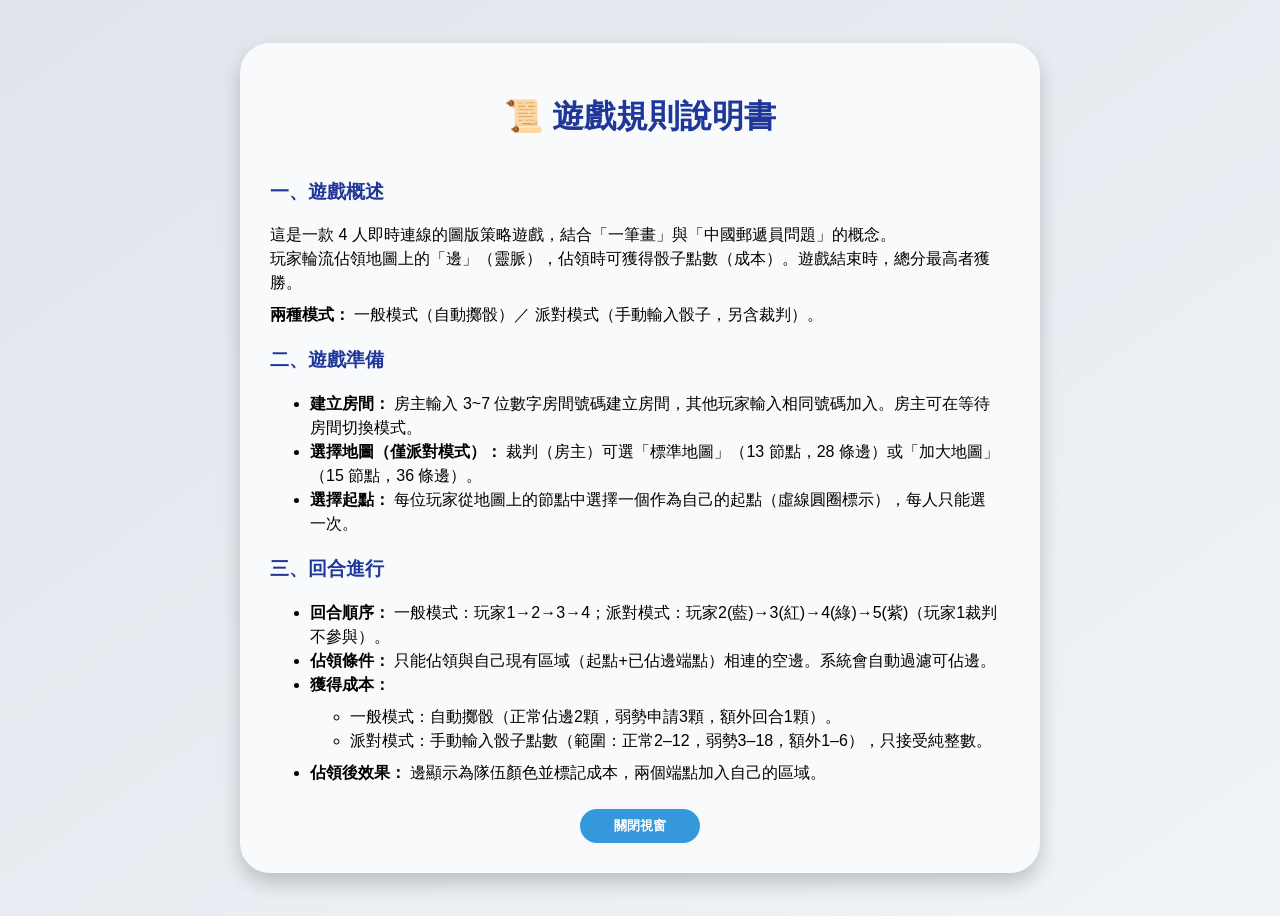
<file: rule.html>
<!DOCTYPE html>
<html lang="zh-TW">
<head>
    <meta charset="UTF-8">
    <meta name="viewport" content="width=device-width, initial-scale=1.0">
    <title>遊戲規則 - 圖途論戰</title>
    <style>
        * {
            box-sizing: border-box;
            font-family: 'Segoe UI', Roboto, 'Helvetica Neue', sans-serif;
        }
        body {
            background: linear-gradient(145deg, #e0e5ec 0%, #f0f4f8 100%);
            padding: 20px;
            display: flex;
            justify-content: center;
            align-items: center;
            min-height: 100vh;
        }
        .rules-container {
            max-width: 800px;
            background: #f8fafc;
            border-radius: 30px;
            padding: 30px;
            box-shadow: 0 10px 20px rgba(0,0,0,0.2);
        }
        h1 {
            text-align: center;
            color: #1e3799;
            margin-bottom: 20px;
        }
        .rules-scroll {
            max-height: 70vh;
            overflow-y: auto;
            padding-right: 10px;
        }
        h3 {
            color: #1e3799;
            margin-top: 20px;
        }
        p, ul {
            font-size: 1rem;
            line-height: 1.5;
            margin: 8px 0;
        }
        .close-btn {
            display: block;
            width: 120px;
            margin: 20px auto 0;
            padding: 8px 16px;
            background: #3498db;
            color: white;
            border: none;
            border-radius: 30px;
            cursor: pointer;
            text-align: center;
            font-weight: bold;
        }
        .close-btn:hover {
            background: #2980b9;
        }
    </style>
</head>
<body>
    <div class="rules-container">
        <h1>📜 遊戲規則說明書</h1>
        <div class="rules-scroll">
            <h3>一、遊戲概述</h3>
            <p>這是一款 4 人即時連線的圖版策略遊戲，結合「一筆畫」與「中國郵遞員問題」的概念。<br>
            玩家輪流佔領地圖上的「邊」（靈脈），佔領時可獲得骰子點數（成本）。遊戲結束時，總分最高者獲勝。</p>
            <p><strong>兩種模式：</strong> 一般模式（自動擲骰）／ 派對模式（手動輸入骰子，另含裁判）。</p>

            <h3>二、遊戲準備</h3>
            <ul>
                <li><strong>建立房間：</strong> 房主輸入 3~7 位數字房間號碼建立房間，其他玩家輸入相同號碼加入。房主可在等待房間切換模式。</li>
                <li><strong>選擇地圖（僅派對模式）：</strong> 裁判（房主）可選「標準地圖」（13 節點，28 條邊）或「加大地圖」（15 節點，36 條邊）。</li>
                <li><strong>選擇起點：</strong> 每位玩家從地圖上的節點中選擇一個作為自己的起點（虛線圓圈標示），每人只能選一次。</li>
            </ul>

            <h3>三、回合進行</h3>
            <ul>
                <li><strong>回合順序：</strong> 一般模式：玩家1→2→3→4；派對模式：玩家2(藍)→3(紅)→4(綠)→5(紫)（玩家1裁判不參與）。</li>
                <li><strong>佔領條件：</strong> 只能佔領與自己現有區域（起點+已佔邊端點）相連的空邊。系統會自動過濾可佔邊。</li>
                <li><strong>獲得成本：</strong>
                    <ul>
                        <li>一般模式：自動擲骰（正常佔邊2顆，弱勢申請3顆，額外回合1顆）。</li>
                        <li>派對模式：手動輸入骰子點數（範圍：正常2–12，弱勢3–18，額外1–6），只接受純整數。</li>
                    </ul>
                </li>
                <li><strong>佔領後效果：</strong> 邊顯示為隊伍顏色並標記成本，兩個端點加入自己的區域。</li>
            </ul>

            <h3>四、弱勢方逆襲機制（盟約宣誓）</h3>
            <ul>
                <li><strong>觸發條件：</strong> 輪到你時沒有任何可佔領的邊，自動進入弱勢申請階段。</li>
                <li><strong>申請規則：</strong> 可向與自己相鄰的強勢方邊提出申請，但該邊不能是「橋」（會使對方圖形分裂），且同一回合內同一條邊只能被申請一次。</li>
                <li><strong>結果：</strong> 弱勢方獲得該邊並擲骰；被佔方獲得一次額外回合（擲1顆骰子）；額外回合結束後恢復正常順序。</li>
            </ul>

            <h3>五、遊戲結束與結算</h3>
            <ul>
                <li>所有邊被佔滿後遊戲結束。</li>
                <li>結算畫面顯示每位玩家的佔領邊數、總成本，並繪製自己佔領的圖形。</li>
                <li>派對模式額外顯示「邊成本列表」：一般玩家只看自己的邊；裁判看所有邊（含隊伍名稱）。</li>
            </ul>

            <h3>六、派對模式專屬功能（裁判）</h3>
            <ul>
                <li>裁判擁有全局視野，畫面顯示回合彩色圓圈。</li>
                <li>裁判可點擊「返回上一步」回滾到上次行動，讓該玩家重新選擇邊與輸入成本。</li>
            </ul>

            <h3>七、其他規則</h3>
            <ul>
                <li>顏色對應固定：一般模式玩家1藍、2紅、3綠、4紫；派對模式玩家1裁判、2藍、3紅、4綠、5紫。</li>
                <li>地圖差異：標準版13節點28邊，加大版15節點36邊（新增N、O及8條邊）。</li>
                <li>房間若無任何玩家且超過5分鐘無活動，自動刪除。</li>
            </ul>

            <h3>八、勝利條件</h3>
            <p>總成本最高者獲勝；同分則佔邊數多者勝；仍相同則並列冠軍。</p>
        </div>
        <button class="close-btn" onclick="window.close()">關閉視窗</button>
    </div>
</body>
</html>
</file>
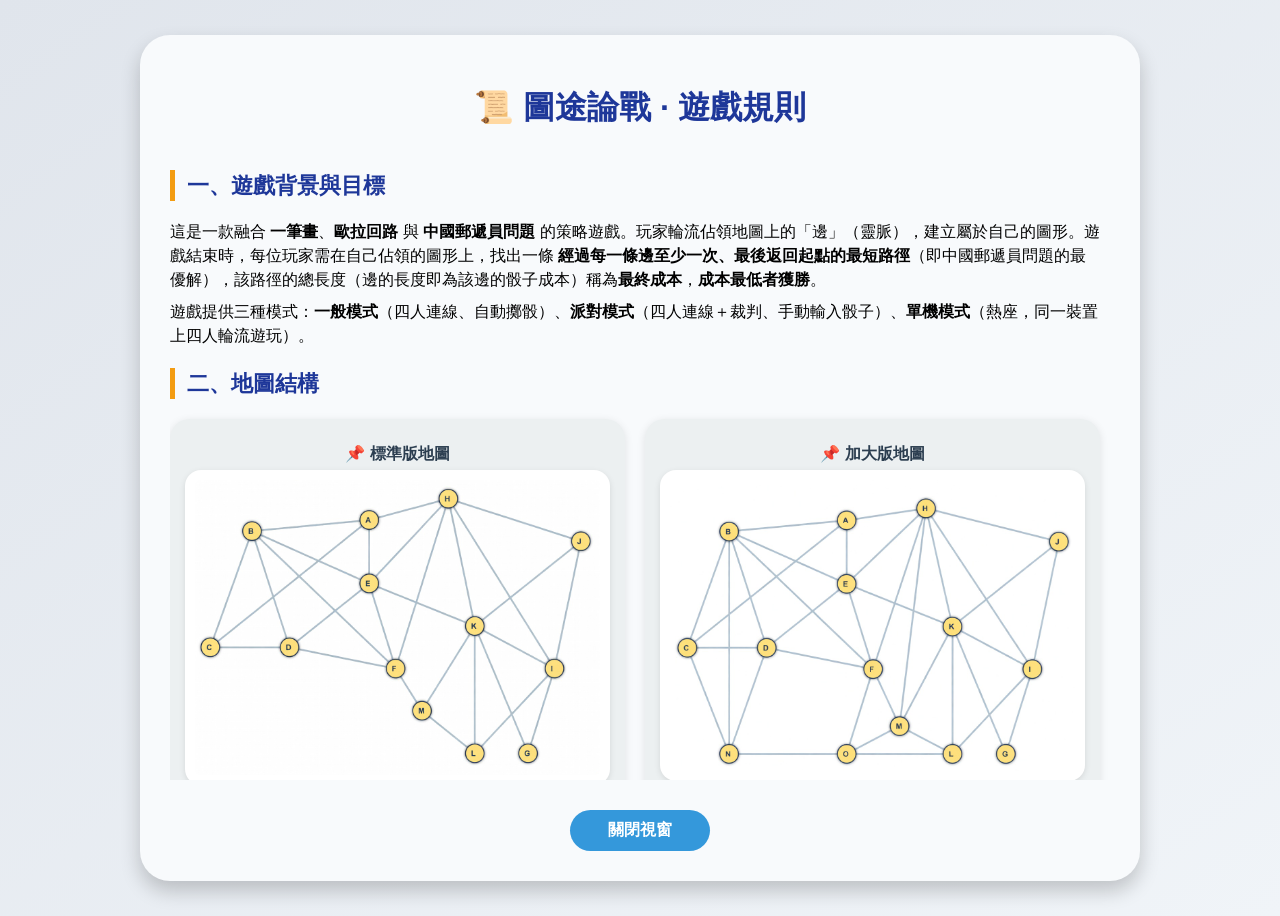
<file: rules.html>
<!DOCTYPE html>
<html lang="zh-TW">
<head>
    <meta charset="UTF-8">
    <meta name="viewport" content="width=device-width, initial-scale=1.0">
    <title>遊戲規則 - 圖途論戰 Graph Rivals</title>
    <style>
        * {
            box-sizing: border-box;
            font-family: 'Segoe UI', Roboto, 'Helvetica Neue', sans-serif;
        }
        body {
            background: linear-gradient(145deg, #e0e5ec 0%, #f0f4f8 100%);
            padding: 20px;
            display: flex;
            justify-content: center;
            align-items: center;
            min-height: 100vh;
        }
        .rules-container {
            max-width: 1000px;
            background: #f8fafc;
            border-radius: 30px;
            padding: 30px;
            box-shadow: 0 10px 20px rgba(0,0,0,0.2);
        }
        h1 {
            text-align: center;
            color: #1e3799;
            margin-bottom: 20px;
        }
        .rules-scroll {
            max-height: 70vh;
            overflow-y: auto;
            padding-right: 10px;
        }
        h2 {
            color: #1e3799;
            margin-top: 20px;
            font-size: 1.4rem;
            border-left: 5px solid #f39c12;
            padding-left: 12px;
        }
        h3 {
            color: #2c3e50;
            margin-top: 15px;
        }
        p, li {
            font-size: 1rem;
            line-height: 1.5;
            margin: 8px 0;
        }
        ul, ol {
            margin: 8px 0 8px 20px;
        }
        .highlight {
            background: #f1c40f20;
            padding: 2px 6px;
            border-radius: 12px;
            font-weight: bold;
            color: #e67e22;
        }
        .note {
            background: #ecf0f1;
            padding: 12px;
            border-radius: 20px;
            margin: 15px 0;
            border-left: 4px solid #e74c3c;
        }
        .map-container {
            display: flex;
            flex-wrap: wrap;
            justify-content: space-around;
            gap: 20px;
            margin: 20px 0;
        }
        .map-card {
            flex: 1;
            min-width: 250px;
            background: #ecf0f1;
            border-radius: 20px;
            padding: 15px;
            text-align: center;
            box-shadow: 0 2px 8px rgba(0,0,0,0.1);
        }
        .map-card img {
            max-width: 100%;
            height: auto;
            border-radius: 16px;
            background: white;
            padding: 10px;
            box-shadow: 0 2px 6px rgba(0,0,0,0.1);
        }
        .map-card h4 {
            margin: 10px 0 5px;
            color: #2c3e50;
        }
        .close-btn {
            display: block;
            width: 140px;
            margin: 30px auto 0;
            padding: 10px 20px;
            background: #3498db;
            color: white;
            border: none;
            border-radius: 40px;
            cursor: pointer;
            text-align: center;
            font-weight: bold;
            font-size: 1rem;
            transition: 0.2s;
        }
        .close-btn:hover {
            background: #2980b9;
            transform: scale(1.02);
        }
    </style>
</head>
<body>
    <div class="rules-container">
        <h1>📜 圖途論戰 · 遊戲規則</h1>
        <div class="rules-scroll">
            <h2>一、遊戲背景與目標</h2>
            <p>這是一款融合 <strong>一筆畫</strong>、<strong>歐拉回路</strong> 與 <strong>中國郵遞員問題</strong> 的策略遊戲。玩家輪流佔領地圖上的「邊」（靈脈），建立屬於自己的圖形。遊戲結束時，每位玩家需在自己佔領的圖形上，找出一條 <strong>經過每一條邊至少一次、最後返回起點的最短路徑</strong>（即中國郵遞員問題的最優解），該路徑的總長度（邊的長度即為該邊的骰子成本）稱為<strong>最終成本</strong>，<strong>成本最低者獲勝</strong>。</p>
            <p>遊戲提供三種模式：<strong>一般模式</strong>（四人連線、自動擲骰）、<strong>派對模式</strong>（四人連線＋裁判、手動輸入骰子）、<strong>單機模式</strong>（熱座，同一裝置上四人輪流遊玩）。</p>

            <h2>二、地圖結構</h2>
            <div class="map-container">
                <div class="map-card">
                    <h4>📌 標準版地圖</h4>
                    <img src="map_small.jpg" alt="標準版地圖" onerror="this.style.display='none'; this.nextSibling?.style.display='block';">
                    <p style="color: #999; font-size: 0.8rem;">（圖片載入失敗，請確認 map_small.jpg 存在）</p>
                    <p>13 個節點（A～M），28 條邊</p>
                </div>
                <div class="map-card">
                    <h4>📌 加大版地圖</h4>
                    <img src="map_big.jpg" alt="加大版地圖" onerror="this.style.display='none'; this.nextSibling?.style.display='block';">
                    <p style="color: #999; font-size: 0.8rem;">（圖片載入失敗，請確認 map_big.jpg 存在）</p>
                    <p>15 個節點（A～M 加 N、O），36 條邊</p>
                </div>
            </div>

            <h2>三、遊戲準備</h2>
            <ul>
                <li><strong>一般模式 / 派對模式：</strong> 房主輸入 3~7 位數字建立房間，其他玩家輸入相同號碼加入。房主可在等待房間切換模式。</li>
                <li><strong>派對模式：</strong> 裁判（房主）開始遊戲時選擇地圖版本（標準／加大）。</li>
                <li><strong>單機模式：</strong> 直接點擊「單機模式」按鈕進入，四位玩家在同一裝置上輪流操作。</li>
                <li><strong>起點選擇：</strong> 每位玩家從地圖上的節點中選擇一個作為自己的起點（虛線圓圈標示），每人只能選一次。單機模式中，四隊會輪流選完起點後才開始佔邊。</li>
            </ul>

            <h2>四、回合進行</h2>
            <h3>4.1 回合順序</h3>
            <ul>
                <li><strong>一般模式：</strong> 玩家1 → 玩家2 → 玩家3 → 玩家4 → 循環。</li>
                <li><strong>派對模式：</strong> 玩家2(藍) → 玩家3(紅) → 玩家4(綠) → 玩家5(紫) → 循環（玩家1為裁判，不參與）。</li>
                <li><strong>單機模式：</strong> 藍隊 → 紅隊 → 綠隊 → 紫隊 → 循環，佔邊後自動切換。</li>
            </ul>
            <h3>4.2 佔領條件</h3>
            <p>只能佔領 <strong>與自己現有區域相連的空邊</strong>。現有區域 = 自己的起點 + 已佔邊的兩個端點。系統會自動過濾可佔邊。</p>
            <h3>4.3 獲得成本（骰子點數）</h3>
            <ul>
                <li><strong>一般模式：</strong> 自動擲骰（正常佔邊 2 顆，弱勢申請 3 顆，額外回合 1 顆）。</li>
                <li><strong>派對模式：</strong> 手動輸入骰子點數（範圍：正常 2–12，弱勢 3–18，額外 1–6），<span class="highlight">只接受純整數</span>。</li>
                <li><strong>單機模式：</strong> 手動輸入成本（範圍與派對模式相同）。</li>
            </ul>
            <h3>4.4 佔領後效果</h3>
            <p>該邊顯示為自己的隊伍顏色，並標記成本（例如 <code>AB (7)</code>）。該邊的兩個端點加入自己的區域。</p>

            <h2>五、弱勢方逆襲機制（盟約宣誓）</h2>
            <ul>
                <li><strong>觸發條件：</strong> 輪到你時沒有任何可佔領的邊，自動進入「弱勢申請階段」。</li>
                <li><strong>申請規則：</strong> 可向與自己相鄰的強勢方邊提出申請，但該邊不能是「關鍵橋」（移除後會使對方圖形分裂成兩個有邊的部分），且<strong>同一回合內同一條邊只能被申請一次</strong>。</li>
                <li><strong>結果：</strong>
                    <ul>
                        <li>弱勢方獲得該邊，並擲三顆骰子（手動輸入 3-18）作為成本。</li>
                        <li>被佔方獲得一次<strong>額外回合</strong>（只需擲一顆骰子）。</li>
                        <li>額外回合結束後，回合順序恢復正常。</li>
                    </ul>
                </li>
            </ul>

            <h2>六、遊戲結束與結算</h2>
            <ul>
                <li>所有邊被佔滿後遊戲結束。</li>
                <li>結算畫面顯示每位玩家的佔領邊數、骰子總成本（僅供參考），並繪製自己佔領的圖形。</li>
                <li><strong>派對模式</strong>額外顯示「邊成本列表」：一般玩家只看自己的邊；裁判看所有邊（含隊伍名稱）。</li>
                <li><strong>單機模式</strong>結束時顯示排名，不彈窗。</li>
            </ul>

            <div class="note">
                <strong>⭐ 核心：中國郵遞員問題（最終勝負依據）</strong><br>
                遊戲中累計的骰子成本僅為參考，<strong>不是最終勝負依據</strong>。真正的勝利取決於玩家在自己佔領的圖形上，能否找出<strong>經過每一條邊至少一次、最後返回起點的最短路徑</strong>（即中國郵遞員問題的最優解）。該路徑的總長度（邊的長度即為該邊的骰子成本）稱為<strong>最終成本</strong>，<strong>成本最低者獲勝</strong>。<br>
                一般模式下，玩家可在紙上或自行計算；派對模式與單機模式鼓勵玩家在現實中繪圖並手動求解。
            </div>

            <h2>七、派對模式專屬功能（裁判）</h2>
            <ul>
                <li>裁判不參與遊戲，擁有全局視野，可觀察所有玩家的圖形與邊成本。</li>
                <li>裁判畫面顯示彩色圓圈，內含當前回合隊伍的第一個字（藍、紅、綠、紫），圓圈背景色與隊伍顏色一致。</li>
                <li>裁判可點擊「返回上一步」回滾到上次行動，讓該回合玩家重新選擇邊與輸入成本。</li>
            </ul>

            <h2>八、單機模式（熱座）補充說明</h2>
            <ul>
                <li>四位玩家在同一裝置上輪流操作，無需 Firebase 連線。</li>
                <li>起點選擇階段：依序讓藍、紅、綠、紫隊各自選一個起點（全部選完後才開始佔邊）。</li>
                <li>佔邊階段：輪到該隊時，只能佔與自己區域相連的空邊，成本手動輸入。</li>
                <li>弱勢申請規則與線上模式完全相同（禁止搶奪會分裂對方圖形的關鍵橋）。</li>
                <li>遊戲結束後顯示排名（總成本低者勝），不彈窗，可重啟遊戲或返回主選單。</li>
            </ul>

            <h2>九、其他規則</h2>
            <ul>
                <li><strong>顏色對應固定</strong>：一般模式玩家1藍、2紅、3綠、4紫；派對模式玩家1裁判、2藍、3紅、4綠、5紫；單機模式藍、紅、綠、紫。</li>
                <li><strong>房間自動清理</strong>（連線模式）：若房間無任何玩家且超過 5 分鐘無活動，會自動刪除。</li>
                <li><strong>再玩一次</strong>（連線模式）：結算頁面提供「再玩一次」按鈕，重置遊戲但保留所有玩家，重新開始新對局。</li>
            </ul>

            <h2>十、勝利條件（總結）</h2>
            <ol>
                <li><strong>佔領階段</strong>：輪流佔邊，累積骰子成本（僅為參考值）。</li>
                <li><strong>結算階段</strong>：玩家在現實生活中（或紙上）對自己的佔邊圖形求解中國郵遞員問題，得到最優路徑的總成本。</li>
                <li><strong>比較成本</strong>：<span class="highlight">總成本最低者獲勝</span>；若同分，則並列冠軍（每位玩家佔領的邊數相同，不再比較邊數）。</li>
            </ol>
            <p style="margin-top: 20px; text-align: center;">🎉 祝各位玩家運籌帷幄，畫出屬於自己的最優回路！ 🎉</p>
        </div>
        <button class="close-btn" onclick="window.close()">關閉視窗</button>
    </div>
</body>
</html>
</file>
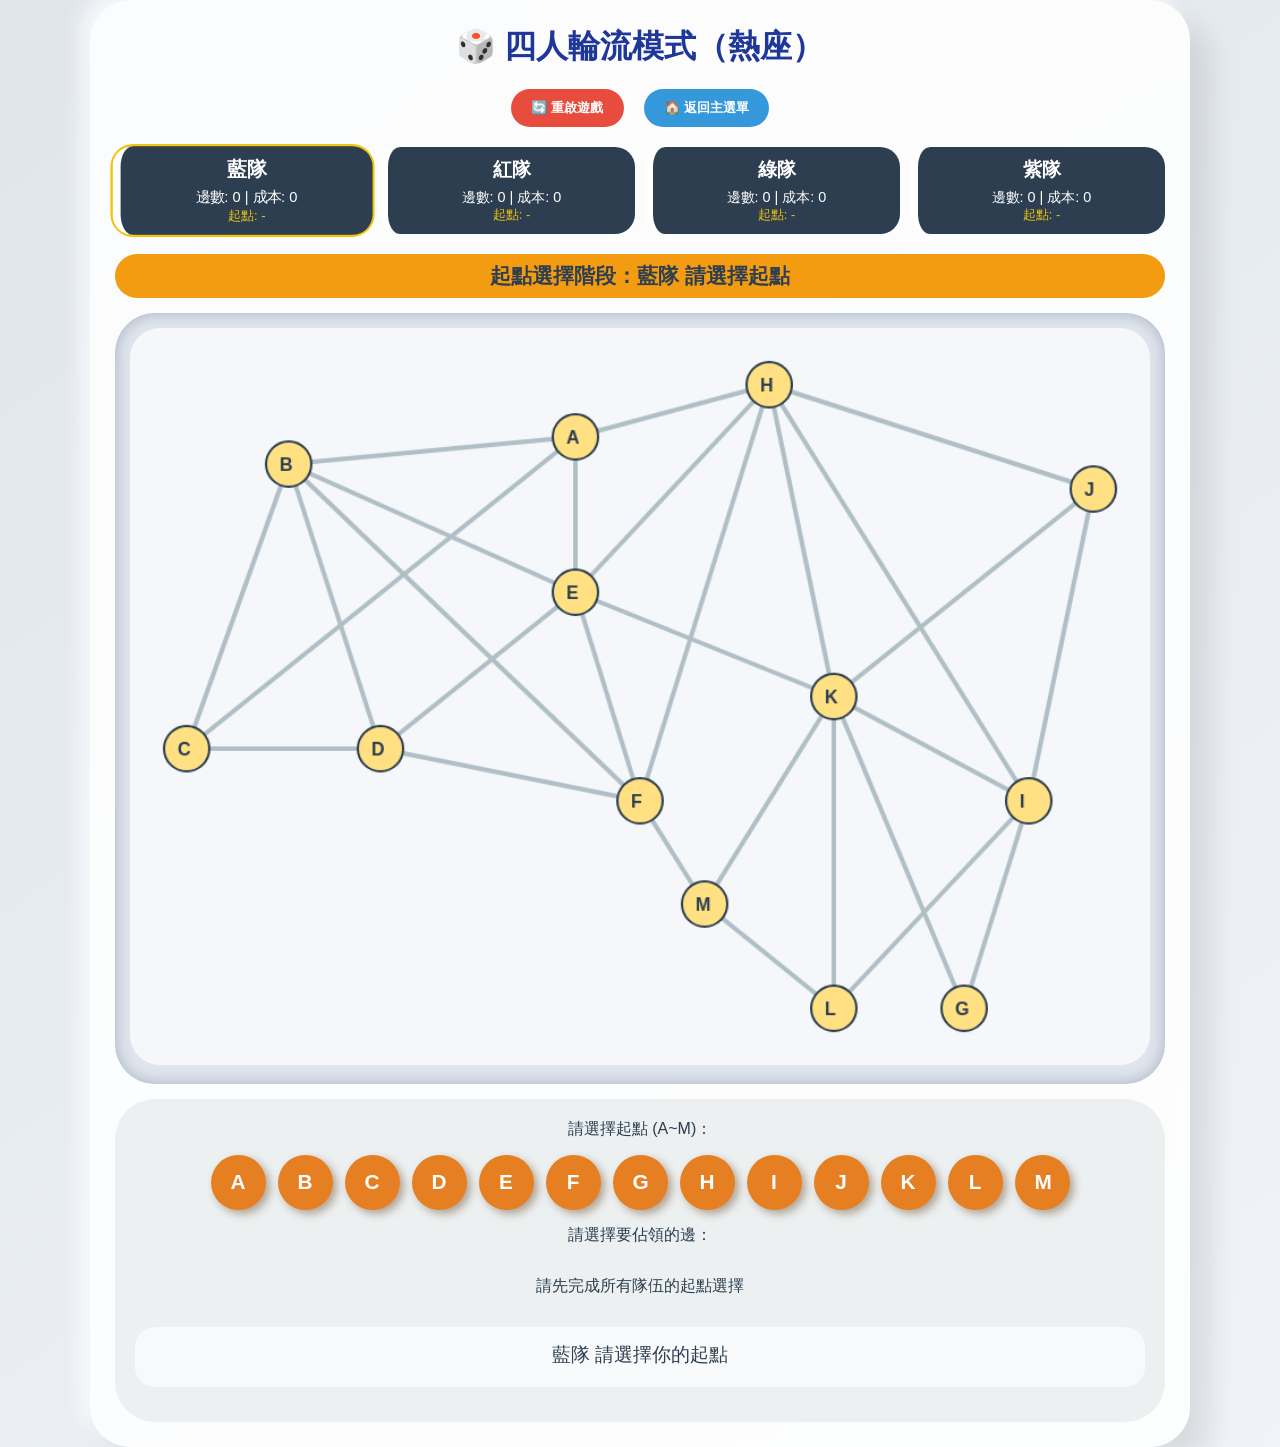
<file: singleplayer.html>
<!DOCTYPE html>
<html lang="zh-TW">
<head>
    <meta charset="UTF-8">
    <meta name="viewport" content="width=device-width, initial-scale=1.0">
    <title>圖途論戰 - 四人輪流模式</title>
    <link rel="stylesheet" href="singleplayer.css">
</head>
<body>
    <div id="game-container">
        <h1>🎲 四人輪流模式（熱座）</h1>
        <div id="control-bar">
            <button id="reset-game-btn">🔄 重啟遊戲</button>
            <button id="back-to-menu-btn">🏠 返回主選單</button>
        </div>
        <div id="players-info">
            <div class="player-card" id="player1-card">
                <div class="player-name">藍隊</div>
                <div class="player-stats">邊數: <span id="p1-edges">0</span> | 成本: <span id="p1-cost">0</span></div>
                <div class="player-start">起點: <span id="p1-start">-</span></div>
            </div>
            <div class="player-card" id="player2-card">
                <div class="player-name">紅隊</div>
                <div class="player-stats">邊數: <span id="p2-edges">0</span> | 成本: <span id="p2-cost">0</span></div>
                <div class="player-start">起點: <span id="p2-start">-</span></div>
            </div>
            <div class="player-card" id="player3-card">
                <div class="player-name">綠隊</div>
                <div class="player-stats">邊數: <span id="p3-edges">0</span> | 成本: <span id="p3-cost">0</span></div>
                <div class="player-start">起點: <span id="p3-start">-</span></div>
            </div>
            <div class="player-card" id="player4-card">
                <div class="player-name">紫隊</div>
                <div class="player-stats">邊數: <span id="p4-edges">0</span> | 成本: <span id="p4-cost">0</span></div>
                <div class="player-start">起點: <span id="p4-start">-</span></div>
            </div>
        </div>
        <div id="turn-indicator">當前回合：藍隊</div>
        <div id="map-container">
            <canvas id="game-canvas" width="900" height="650"></canvas>
        </div>
        <div id="control-panel">
            <div id="start-point-selection">
                <p>請選擇起點 (A~M)：</p>
                <div class="node-buttons" id="node-buttons"></div>
            </div>
            <div id="edge-selection">
                <p>請選擇要佔領的邊：</p>
                <div id="edge-buttons-container" class="edge-buttons"></div>
            </div>
            <div id="game-status"></div>
            <button id="end-turn-btn" style="display: none;">結束回合（手動）</button>
        </div>
    </div>
    <script src="singleplayer.js"></script>
</body>
</html>
</file>
<file: singleplayer.css>
* {
    box-sizing: border-box;
    font-family: 'Segoe UI', Roboto, 'Helvetica Neue', sans-serif;
    margin: 0;
    padding: 0;
}

body {
    background: linear-gradient(145deg, #e0e5ec 0%, #f0f4f8 100%);
    min-height: 100vh;
    display: flex;
    justify-content: center;
    align-items: center;
}

#game-container {
    max-width: 1100px;
    width: 95%;
    background: #ffffffdd;
    backdrop-filter: blur(4px);
    border-radius: 40px;
    box-shadow: 20px 20px 30px rgba(0,0,0,0.1), -10px -10px 20px rgba(255,255,255,0.7);
    padding: 25px;
    color: #2c3e50;
}

h1 {
    text-align: center;
    color: #1e3799;
    margin-bottom: 20px;
}

#control-bar {
    display: flex;
    justify-content: center;
    gap: 20px;
    margin-bottom: 20px;
}

button {
    padding: 10px 20px;
    border: none;
    border-radius: 30px;
    font-weight: bold;
    cursor: pointer;
    background: #3498db;
    color: white;
    transition: 0.2s;
}

button:hover {
    transform: scale(1.02);
    background: #2980b9;
}

#reset-game-btn {
    background: #e74c3c;
}
#reset-game-btn:hover {
    background: #c0392b;
}

#players-info {
    display: flex;
    justify-content: space-between;
    gap: 10px;
    margin-bottom: 20px;
    flex-wrap: wrap;
}

.player-card {
    background: #2c3e50;
    color: white;
    border-radius: 20px;
    padding: 10px;
    flex: 1;
    min-width: 120px;
    text-align: center;
    border-left: 8px solid;
    transition: 0.2s;
}

.player-card.current-turn {
    transform: scale(1.02);
    box-shadow: 0 0 0 2px #f1c40f;
}

.player-name {
    font-size: 1.2rem;
    font-weight: bold;
    margin-bottom: 5px;
}

.player-stats {
    font-size: 0.9rem;
}

.player-start {
    font-size: 0.8rem;
    color: #f1c40f;
}

#turn-indicator {
    text-align: center;
    font-size: 1.3rem;
    font-weight: bold;
    background: #f39c12;
    padding: 8px;
    border-radius: 40px;
    margin-bottom: 15px;
}

#map-container {
    text-align: center;
    background: #e0e5ec;
    border-radius: 40px;
    padding: 15px;
    margin: 15px 0;
    box-shadow: inset 0 0 15px #a5b1c2;
}

#game-canvas {
    width: 100%;
    height: auto;
    background: #f5f7fa;
    border-radius: 30px;
    cursor: default;
}

#control-panel {
    background: #ecf0f1;
    border-radius: 40px;
    padding: 20px;
    text-align: center;
}

.node-buttons {
    display: flex;
    justify-content: center;
    flex-wrap: wrap;
    gap: 12px;
    margin: 15px 0;
}

.node-buttons button {
    width: 55px;
    height: 55px;
    border-radius: 50%;
    background: #e67e22;
    font-size: 1.3rem;
    box-shadow: 4px 4px 8px #b0a392;
}

.edge-buttons {
    display: flex;
    flex-wrap: wrap;
    justify-content: center;
    gap: 10px;
    margin: 15px 0;
    padding: 15px;
    background: #ecf0f1;
    border-radius: 30px;
}

.edge-button {
    padding: 10px 16px;
    background: #3498db;
    color: white;
    border-radius: 30px;
    font-weight: bold;
    cursor: pointer;
    font-size: 1rem;
    min-width: 70px;
}

.edge-button:disabled {
    background: #95a5a6;
    cursor: not-allowed;
    opacity: 0.6;
}

#game-status {
    font-size: 1.2rem;
    margin: 15px 0;
    min-height: 60px;
    background: #f8f9fa;
    padding: 15px;
    border-radius: 20px;
}

#end-turn-btn {
    background: #2ecc71;
    margin-top: 10px;
}
</file>
